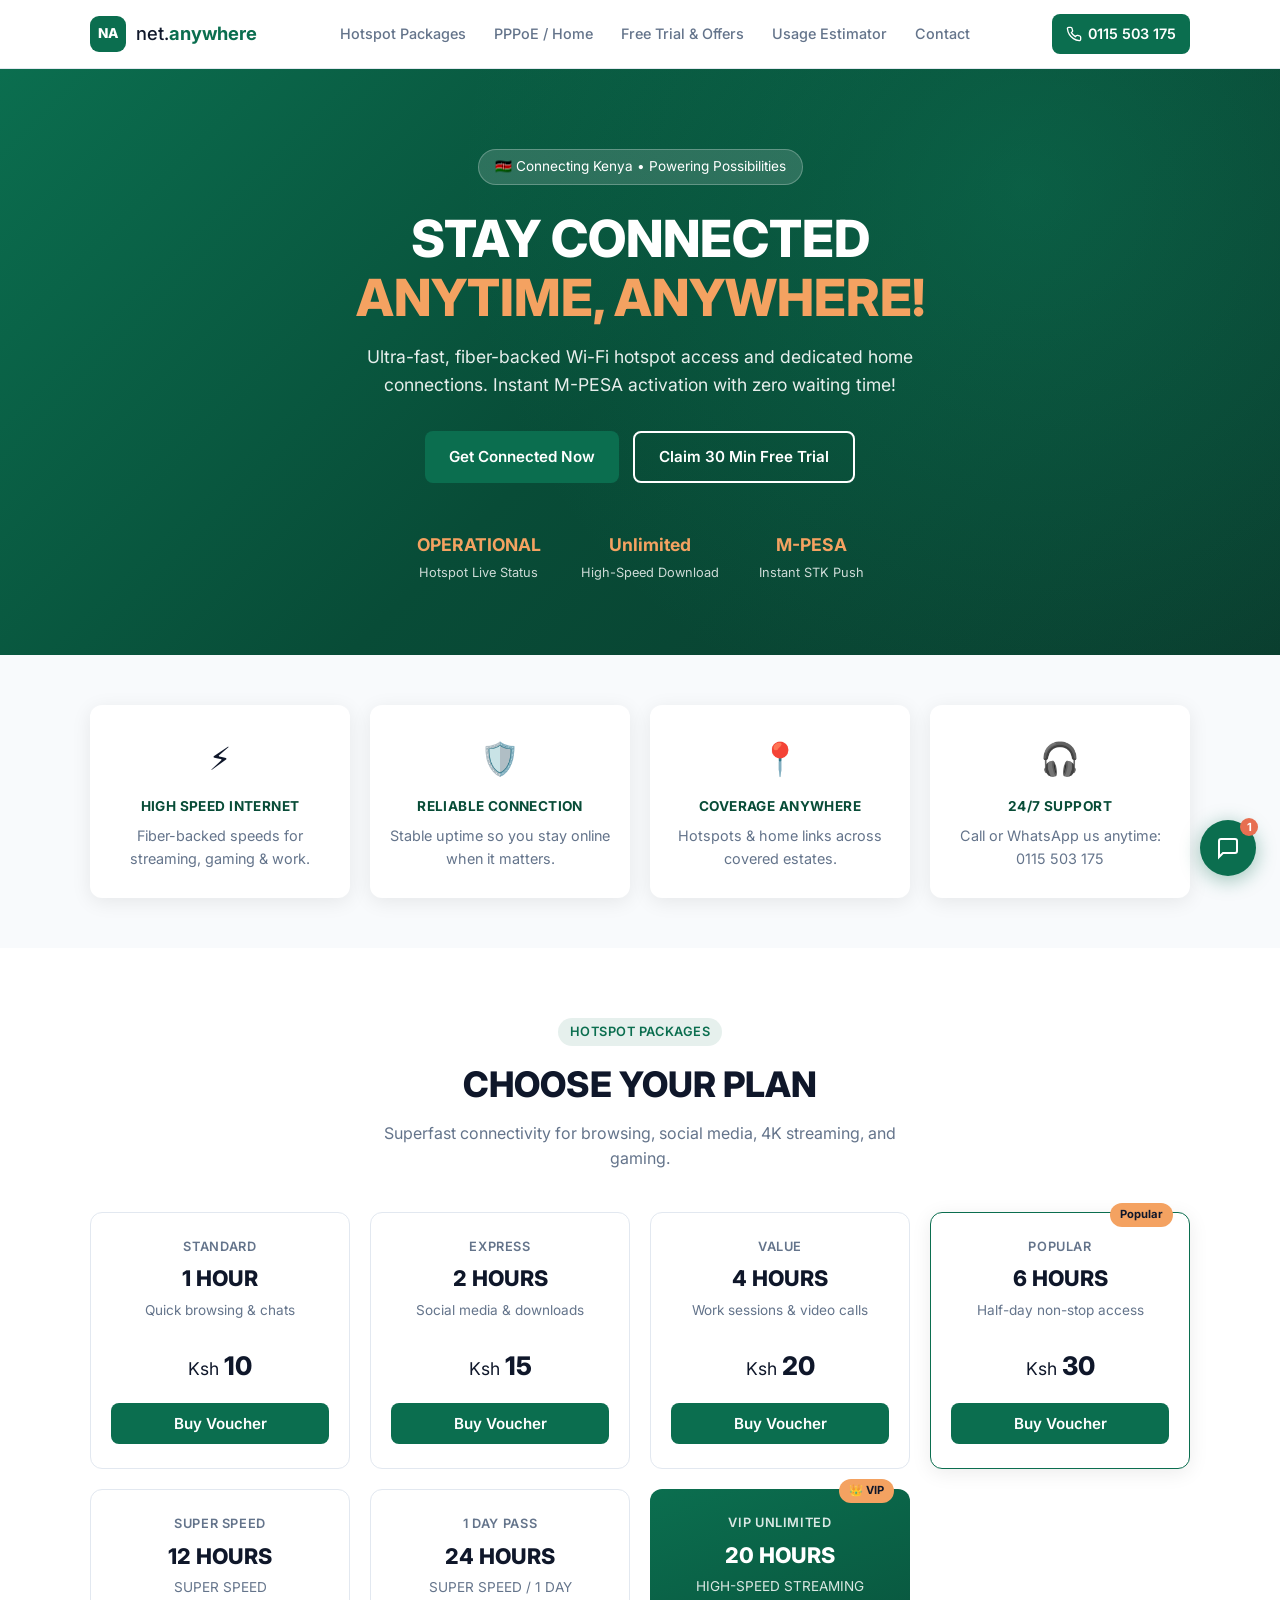
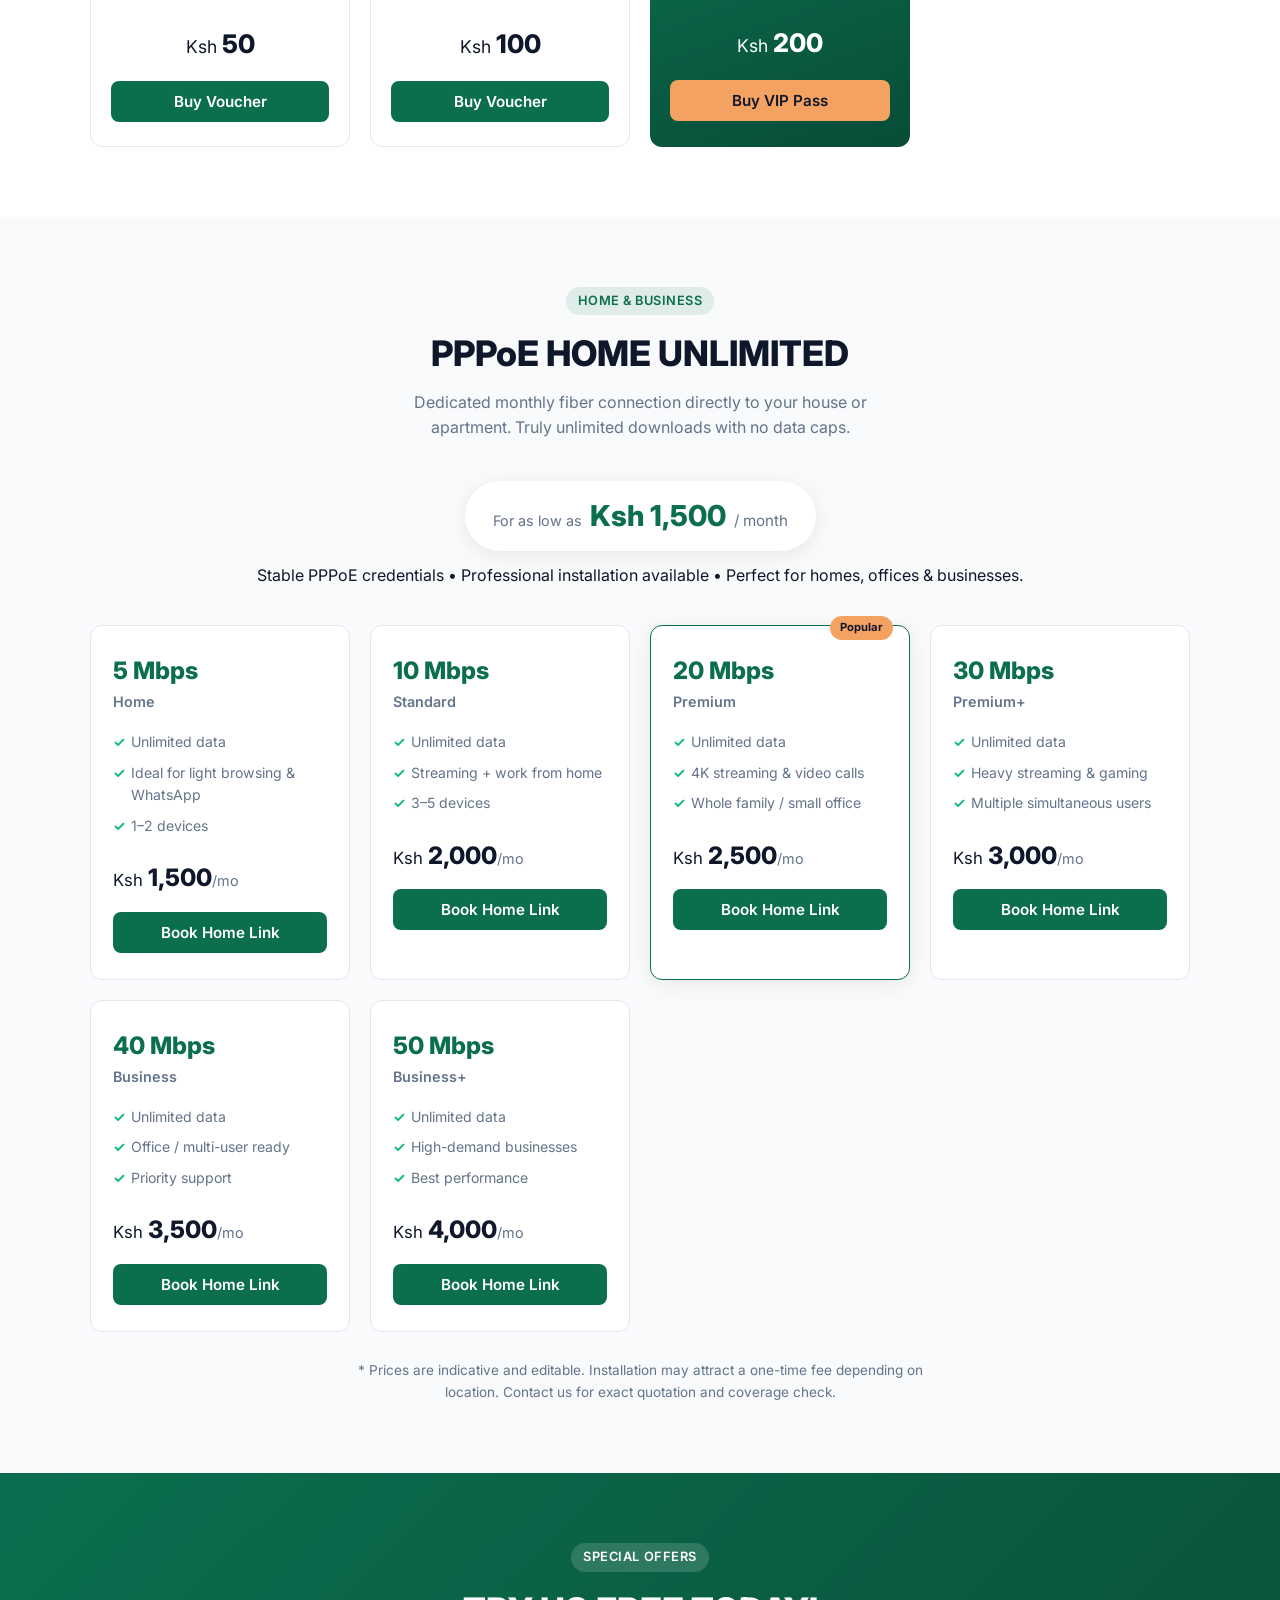
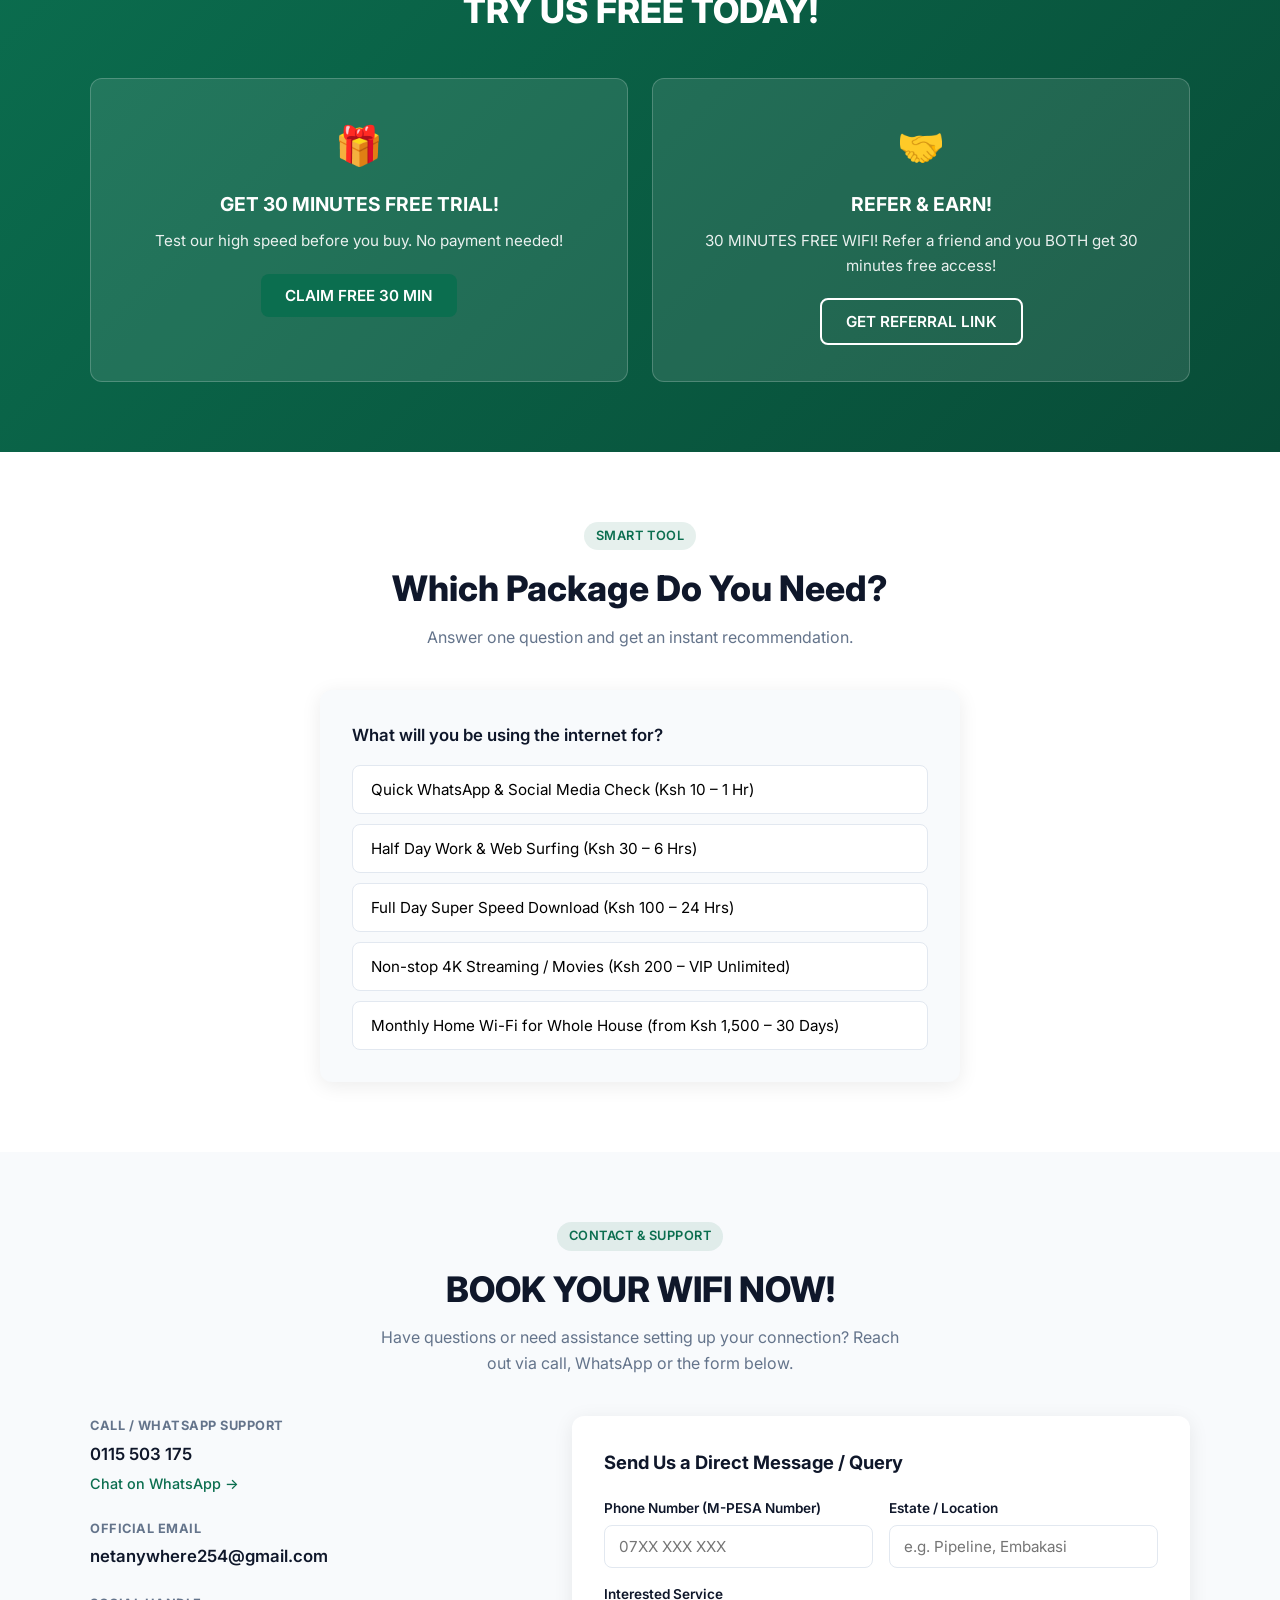
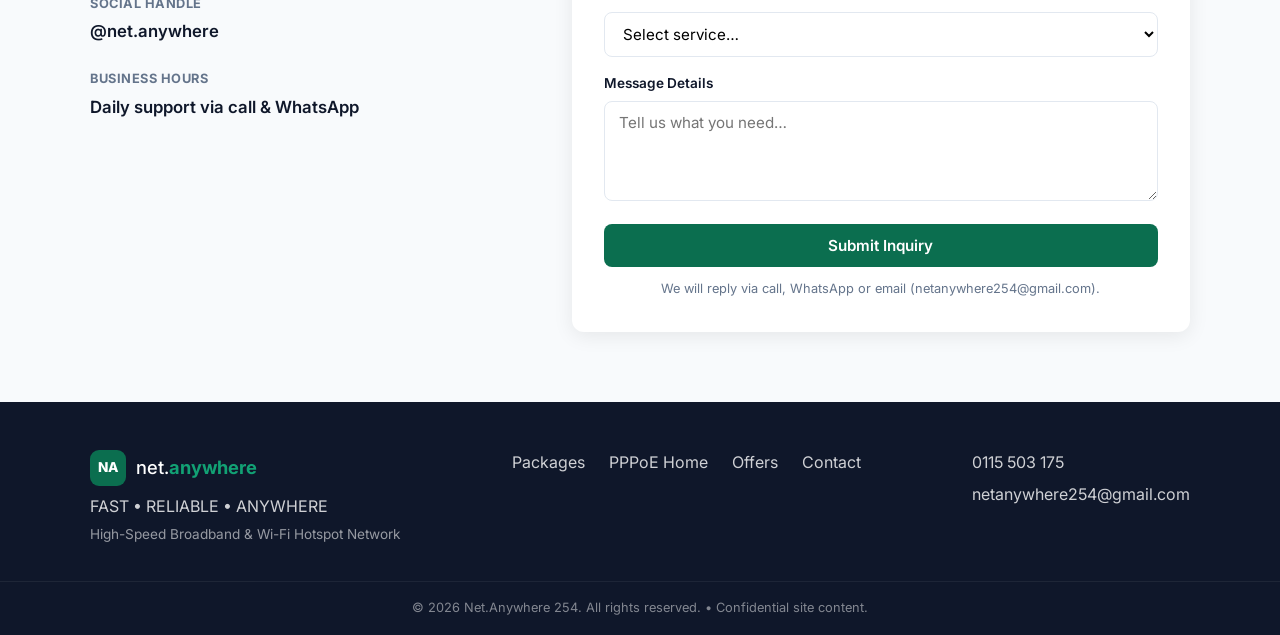
<file: index.html>
<!DOCTYPE html>
<html lang="en">
<head>
  <meta charset="UTF-8" />
  <meta name="viewport" content="width=device-width, initial-scale=1.0" />
  <meta name="description" content="Net.Anywhere – Fast, reliable Wi-Fi hotspot & home broadband in Kenya. Instant M-PESA activation. Packages from Ksh 10." />
  <title>Net.Anywhere | Fast • Reliable • Anywhere</title>
  <link rel="preconnect" href="https://fonts.googleapis.com" />
  <link rel="preconnect" href="https://fonts.gstatic.com" crossorigin />
  <link href="https://fonts.googleapis.com/css2?family=Inter:wght@400;500;600;700;800&display=swap" rel="stylesheet" />
  <link rel="stylesheet" href="styles.css" />
</head>
<body>
  <!-- ===================== HEADER ===================== -->
  <header class="header" id="header">
    <div class="container header-inner">
      <a href="#home" class="logo">
        <span class="logo-mark">NA</span>
        <span class="logo-text">net.<strong>anywhere</strong></span>
      </a>
      <nav class="nav" id="nav">
        <a href="#packages">Hotspot Packages</a>
        <a href="#pppoe">PPPoE / Home</a>
        <a href="#offers">Free Trial & Offers</a>
        <a href="#estimator">Usage Estimator</a>
        <a href="#contact">Contact</a>
      </nav>
      <div class="header-actions">
        <a href="tel:0115503175" class="phone-btn">
          <svg width="16" height="16" viewBox="0 0 24 24" fill="none" stroke="currentColor" stroke-width="2"><path d="M22 16.92v3a2 2 0 01-2.18 2 19.79 19.79 0 01-8.63-3.07 19.5 19.5 0 01-6-6 19.79 19.79 0 01-3.07-8.67A2 2 0 014.11 2h3a2 2 0 012 1.72 12.84 12.84 0 00.7 2.81 2 2 0 01-.45 2.11L8.09 9.91a16 16 0 006 6l1.27-1.27a2 2 0 012.11-.45 12.84 12.84 0 002.81.7A2 2 0 0122 16.92z"/></svg>
          0115 503 175
        </a>
        <button class="menu-toggle" id="menuToggle" aria-label="Toggle menu">
          <span></span><span></span><span></span>
        </button>
      </div>
    </div>
  </header>

  <!-- ===================== HERO ===================== -->
  <section class="hero" id="home">
    <div class="container hero-content">
      <div class="hero-badge">🇰🇪 Connecting Kenya • Powering Possibilities</div>
      <h1>STAY CONNECTED<br /><span>ANYTIME, ANYWHERE!</span></h1>
      <p class="hero-sub">
        Ultra-fast, fiber-backed Wi-Fi hotspot access and dedicated home connections.
        Instant M-PESA activation with zero waiting time!
      </p>
      <div class="hero-cta">
        <a href="#packages" class="btn btn-primary">Get Connected Now</a>
        <a href="#offers" class="btn btn-outline">Claim 30 Min Free Trial</a>
      </div>
      <div class="hero-stats">
        <div class="stat">
          <span class="stat-value">OPERATIONAL</span>
          <span class="stat-label">Hotspot Live Status</span>
        </div>
        <div class="stat">
          <span class="stat-value">Unlimited</span>
          <span class="stat-label">High-Speed Download</span>
        </div>
        <div class="stat">
          <span class="stat-value">M-PESA</span>
          <span class="stat-label">Instant STK Push</span>
        </div>
      </div>
    </div>
  </section>

  <!-- ===================== FEATURES ===================== -->
  <section class="features">
    <div class="container">
      <div class="features-grid">
        <div class="feature-card">
          <div class="feature-icon">⚡</div>
          <h3>HIGH SPEED INTERNET</h3>
          <p>Fiber-backed speeds for streaming, gaming & work.</p>
        </div>
        <div class="feature-card">
          <div class="feature-icon">🛡️</div>
          <h3>RELIABLE CONNECTION</h3>
          <p>Stable uptime so you stay online when it matters.</p>
        </div>
        <div class="feature-card">
          <div class="feature-icon">📍</div>
          <h3>COVERAGE ANYWHERE</h3>
          <p>Hotspots & home links across covered estates.</p>
        </div>
        <div class="feature-card">
          <div class="feature-icon">🎧</div>
          <h3>24/7 SUPPORT</h3>
          <p>Call or WhatsApp us anytime: 0115 503 175</p>
        </div>
      </div>
    </div>
  </section>

  <!-- ===================== HOTSPOT PACKAGES ===================== -->
  <section class="section packages" id="packages">
    <div class="container">
      <div class="section-header">
        <span class="section-tag">Hotspot Packages</span>
        <h2>CHOOSE YOUR PLAN</h2>
        <p>Superfast connectivity for browsing, social media, 4K streaming, and gaming.</p>
      </div>

      <div class="packages-grid">
        <!-- Editable package cards – change price, duration, description as needed -->
        <div class="pkg-card">
          <div class="pkg-name">Standard</div>
          <div class="pkg-duration">1 HOUR</div>
          <div class="pkg-desc">Quick browsing & chats</div>
          <div class="pkg-price">Ksh <strong>10</strong></div>
          <button class="btn btn-pkg" data-package="1 Hour — Ksh 10" data-price="10">Buy Voucher</button>
        </div>

        <div class="pkg-card">
          <div class="pkg-name">Express</div>
          <div class="pkg-duration">2 HOURS</div>
          <div class="pkg-desc">Social media & downloads</div>
          <div class="pkg-price">Ksh <strong>15</strong></div>
          <button class="btn btn-pkg" data-package="2 Hours — Ksh 15" data-price="15">Buy Voucher</button>
        </div>

        <div class="pkg-card">
          <div class="pkg-name">Value</div>
          <div class="pkg-duration">4 HOURS</div>
          <div class="pkg-desc">Work sessions & video calls</div>
          <div class="pkg-price">Ksh <strong>20</strong></div>
          <button class="btn btn-pkg" data-package="4 Hours — Ksh 20" data-price="20">Buy Voucher</button>
        </div>

        <div class="pkg-card popular">
          <div class="popular-badge">Popular</div>
          <div class="pkg-name">Popular</div>
          <div class="pkg-duration">6 HOURS</div>
          <div class="pkg-desc">Half-day non-stop access</div>
          <div class="pkg-price">Ksh <strong>30</strong></div>
          <button class="btn btn-pkg" data-package="6 Hours — Ksh 30" data-price="30">Buy Voucher</button>
        </div>

        <div class="pkg-card">
          <div class="pkg-name">Super Speed</div>
          <div class="pkg-duration">12 HOURS</div>
          <div class="pkg-desc">SUPER SPEED</div>
          <div class="pkg-price">Ksh <strong>50</strong></div>
          <button class="btn btn-pkg" data-package="12 Hours — Ksh 50" data-price="50">Buy Voucher</button>
        </div>

        <div class="pkg-card">
          <div class="pkg-name">1 Day Pass</div>
          <div class="pkg-duration">24 HOURS</div>
          <div class="pkg-desc">SUPER SPEED / 1 DAY</div>
          <div class="pkg-price">Ksh <strong>100</strong></div>
          <button class="btn btn-pkg" data-package="24 Hours — Ksh 100" data-price="100">Buy Voucher</button>
        </div>

        <div class="pkg-card vip">
          <div class="vip-badge">👑 VIP</div>
          <div class="pkg-name">VIP Unlimited</div>
          <div class="pkg-duration">20 HOURS</div>
          <div class="pkg-desc">HIGH-SPEED STREAMING</div>
          <div class="pkg-price">Ksh <strong>200</strong></div>
          <button class="btn btn-pkg" data-package="VIP Unlimited 20Hrs — Ksh 200" data-price="200">Buy VIP Pass</button>
        </div>
      </div>
    </div>
  </section>

  <!-- ===================== PPPoE / HOME UNLIMITED ===================== -->
  <section class="section pppoe" id="pppoe">
    <div class="container">
      <div class="section-header">
        <span class="section-tag">Home & Business</span>
        <h2>PPPoE HOME UNLIMITED</h2>
        <p>Dedicated monthly fiber connection directly to your house or apartment. Truly unlimited downloads with no data caps.</p>
      </div>

      <div class="pppoe-intro">
        <div class="pppoe-highlight">
          <span class="from-label">For as low as</span>
          <span class="from-price">Ksh 1,500</span>
          <span class="from-period">/ month</span>
        </div>
        <p>Stable PPPoE credentials • Professional installation available • Perfect for homes, offices & businesses.</p>
      </div>

      <!-- EDIT PRICES BELOW AS NEEDED -->
      <div class="pppoe-grid">
        <div class="pppoe-card">
          <div class="pppoe-speed">5 Mbps</div>
          <div class="pppoe-name">Home</div>
          <ul>
            <li>Unlimited data</li>
            <li>Ideal for light browsing & WhatsApp</li>
            <li>1–2 devices</li>
          </ul>
          <div class="pppoe-price">Ksh <strong>1,500</strong><span>/mo</span></div>
          <button class="btn btn-pkg" data-package="PPPoE 5Mbps Home — Ksh 1,500/mo" data-price="1500">Book Home Link</button>
        </div>

        <div class="pppoe-card">
          <div class="pppoe-speed">10 Mbps</div>
          <div class="pppoe-name">Standard</div>
          <ul>
            <li>Unlimited data</li>
            <li>Streaming + work from home</li>
            <li>3–5 devices</li>
          </ul>
          <div class="pppoe-price">Ksh <strong>2,000</strong><span>/mo</span></div>
          <button class="btn btn-pkg" data-package="PPPoE 10Mbps Standard — Ksh 2,000/mo" data-price="2000">Book Home Link</button>
        </div>

        <div class="pppoe-card popular">
          <div class="popular-badge">Popular</div>
          <div class="pppoe-speed">20 Mbps</div>
          <div class="pppoe-name">Premium</div>
          <ul>
            <li>Unlimited data</li>
            <li>4K streaming & video calls</li>
            <li>Whole family / small office</li>
          </ul>
          <div class="pppoe-price">Ksh <strong>2,500</strong><span>/mo</span></div>
          <button class="btn btn-pkg" data-package="PPPoE 20Mbps Premium — Ksh 2,500/mo" data-price="2500">Book Home Link</button>
        </div>

        <div class="pppoe-card">
          <div class="pppoe-speed">30 Mbps</div>
          <div class="pppoe-name">Premium+</div>
          <ul>
            <li>Unlimited data</li>
            <li>Heavy streaming & gaming</li>
            <li>Multiple simultaneous users</li>
          </ul>
          <div class="pppoe-price">Ksh <strong>3,000</strong><span>/mo</span></div>
          <button class="btn btn-pkg" data-package="PPPoE 30Mbps Premium — Ksh 3,000/mo" data-price="3000">Book Home Link</button>
        </div>

        <div class="pppoe-card">
          <div class="pppoe-speed">40 Mbps</div>
          <div class="pppoe-name">Business</div>
          <ul>
            <li>Unlimited data</li>
            <li>Office / multi-user ready</li>
            <li>Priority support</li>
          </ul>
          <div class="pppoe-price">Ksh <strong>3,500</strong><span>/mo</span></div>
          <button class="btn btn-pkg" data-package="PPPoE 40Mbps Business — Ksh 3,500/mo" data-price="3500">Book Home Link</button>
        </div>

        <div class="pppoe-card">
          <div class="pppoe-speed">50 Mbps</div>
          <div class="pppoe-name">Business+</div>
          <ul>
            <li>Unlimited data</li>
            <li>High-demand businesses</li>
            <li>Best performance</li>
          </ul>
          <div class="pppoe-price">Ksh <strong>4,000</strong><span>/mo</span></div>
          <button class="btn btn-pkg" data-package="PPPoE 50Mbps Business — Ksh 4,000/mo" data-price="4000">Book Home Link</button>
        </div>
      </div>

      <p class="pppoe-note">
        * Prices are indicative and editable. Installation may attract a one-time fee depending on location.
        Contact us for exact quotation and coverage check.
      </p>
    </div>
  </section>

  <!-- ===================== FREE TRIAL & OFFERS ===================== -->
  <section class="section offers" id="offers">
    <div class="container">
      <div class="section-header">
        <span class="section-tag">Special Offers</span>
        <h2>TRY US FREE TODAY!</h2>
      </div>

      <div class="offers-grid">
        <div class="offer-card free-trial">
          <div class="offer-icon">🎁</div>
          <h3>GET 30 MINUTES FREE TRIAL!</h3>
          <p>Test our high speed before you buy. No payment needed!</p>
          <button class="btn btn-primary" id="openTrialModal">CLAIM FREE 30 MIN</button>
        </div>

        <div class="offer-card refer">
          <div class="offer-icon">🤝</div>
          <h3>REFER & EARN!</h3>
          <p>30 MINUTES FREE WIFI! Refer a friend and you BOTH get 30 minutes free access!</p>
          <button class="btn btn-outline-light" id="openReferModal">GET REFERRAL LINK</button>
        </div>
      </div>
    </div>
  </section>

  <!-- ===================== USAGE ESTIMATOR ===================== -->
  <section class="section estimator" id="estimator">
    <div class="container">
      <div class="section-header">
        <span class="section-tag">Smart Tool</span>
        <h2>Which Package Do You Need?</h2>
        <p>Answer one question and get an instant recommendation.</p>
      </div>

      <div class="estimator-box">
        <label class="estimator-label">What will you be using the internet for?</label>
        <div class="estimator-options">
          <button class="est-opt" data-rec="1 HOUR (Ksh 10)" data-desc="Perfect for quick messages, checking emails, and short browsing sessions.">
            Quick WhatsApp & Social Media Check (Ksh 10 – 1 Hr)
          </button>
          <button class="est-opt" data-rec="6 HOURS (Ksh 30)" data-desc="Great for half-day work, web surfing and light streaming.">
            Half Day Work & Web Surfing (Ksh 30 – 6 Hrs)
          </button>
          <button class="est-opt" data-rec="24 HOURS (Ksh 100)" data-desc="Full day of super speed downloads, streaming and browsing.">
            Full Day Super Speed Download (Ksh 100 – 24 Hrs)
          </button>
          <button class="est-opt" data-rec="VIP UNLIMITED (Ksh 200)" data-desc="Non-stop 4K streaming and heavy usage without limits.">
            Non-stop 4K Streaming / Movies (Ksh 200 – VIP Unlimited)
          </button>
          <button class="est-opt" data-rec="Home Unlimited (from Ksh 1,500)" data-desc="Best value for whole house monthly unlimited fiber connection.">
            Monthly Home Wi-Fi for Whole House (from Ksh 1,500 – 30 Days)
          </button>
        </div>

        <div class="recommendation" id="recommendation" hidden>
          <h4>Recommended Package</h4>
          <div class="rec-name" id="recName"></div>
          <p id="recDesc"></p>
          <a href="#packages" class="btn btn-primary">Get Connected</a>
        </div>
      </div>
    </div>
  </section>

  <!-- ===================== CONTACT / QUERY ===================== -->
  <section class="section contact" id="contact">
    <div class="container">
      <div class="section-header">
        <span class="section-tag">Contact & Support</span>
        <h2>BOOK YOUR WIFI NOW!</h2>
        <p>Have questions or need assistance setting up your connection? Reach out via call, WhatsApp or the form below.</p>
      </div>

      <div class="contact-grid">
        <div class="contact-info">
          <div class="info-item">
            <strong>Call / WhatsApp Support</strong>
            <a href="tel:0115503175">0115 503 175</a>
            <a href="https://wa.me/254115503175" target="_blank" rel="noopener" class="wa-link">Chat on WhatsApp →</a>
          </div>
          <div class="info-item">
            <strong>Official Email</strong>
            <a href="mailto:netanywhere254@gmail.com">netanywhere254@gmail.com</a>
          </div>
          <div class="info-item">
            <strong>Social Handle</strong>
            <a href="https://www.instagram.com/net.anywhere" target="_blank" rel="noopener">@net.anywhere</a>
          </div>
          <div class="info-item">
            <strong>Business Hours</strong>
            <span>Daily support via call & WhatsApp</span>
          </div>
        </div>

        <form class="contact-form" id="contactForm">
          <h3>Send Us a Direct Message / Query</h3>
          <div class="form-row">
            <div class="form-group">
              <label for="phone">Phone Number (M-PESA Number)</label>
              <input type="tel" id="phone" name="phone" placeholder="07XX XXX XXX" required />
            </div>
            <div class="form-group">
              <label for="location">Estate / Location</label>
              <input type="text" id="location" name="location" placeholder="e.g. Pipeline, Embakasi" required />
            </div>
          </div>
          <div class="form-group">
            <label for="service">Interested Service</label>
            <select id="service" name="service" required>
              <option value="">Select service…</option>
              <option value="Hotspot Voucher">Wi-Fi Hotspot Voucher Pass</option>
              <option value="Home Fiber">30-Day Home Fiber Connection (from Ksh 1,500)</option>
              <option value="Free Trial">Free 30-Minute Trial Request</option>
              <option value="Support">General Support / Technical Help</option>
              <option value="PPPoE Business">Business PPPoE Package</option>
            </select>
          </div>
          <div class="form-group">
            <label for="message">Message Details</label>
            <textarea id="message" name="message" rows="4" placeholder="Tell us what you need…" required></textarea>
          </div>
          <button type="submit" class="btn btn-primary btn-full">Submit Inquiry</button>
          <p class="form-note">We will reply via call, WhatsApp or email (netanywhere254@gmail.com).</p>
        </form>
      </div>
    </div>
  </section>

  <!-- ===================== FOOTER ===================== -->
  <footer class="footer">
    <div class="container footer-inner">
      <div class="footer-brand">
        <div class="logo">
          <span class="logo-mark">NA</span>
          <span class="logo-text">net.<strong>anywhere</strong></span>
        </div>
        <p>FAST • RELIABLE • ANYWHERE</p>
        <p class="footer-tagline">High-Speed Broadband & Wi-Fi Hotspot Network</p>
      </div>
      <div class="footer-links">
        <a href="#packages">Packages</a>
        <a href="#pppoe">PPPoE Home</a>
        <a href="#offers">Offers</a>
        <a href="#contact">Contact</a>
      </div>
      <div class="footer-contact">
        <a href="tel:0115503175">0115 503 175</a>
        <a href="mailto:netanywhere254@gmail.com">netanywhere254@gmail.com</a>
      </div>
    </div>
    <div class="footer-bottom">
      <div class="container">
        © <span id="year"></span> Net.Anywhere 254. All rights reserved. • Confidential site content.
      </div>
    </div>
  </footer>

  <!-- ===================== MODALS ===================== -->
  <!-- M-PESA / Buy Modal -->
  <div class="modal" id="payModal" hidden>
    <div class="modal-backdrop" data-close></div>
    <div class="modal-box">
      <button class="modal-close" data-close aria-label="Close">&times;</button>
      <h3>M-PESA Checkout</h3>
      <p class="modal-pkg" id="modalPkgName">1 HOUR — Ksh 10</p>
      <div class="form-group">
        <label for="mpesaPhone">M-PESA Phone Number</label>
        <input type="tel" id="mpesaPhone" placeholder="07XX XXX XXX" />
      </div>
      <button class="btn btn-primary btn-full" id="payNowBtn">PAY NOW VIA STK PUSH</button>
      <p class="modal-or">Or Call / WhatsApp helpline directly:</p>
      <a href="tel:0115503175" class="modal-phone">0115 503 175</a>
      <p class="modal-note">STK Push is simulated on this demo site. Integrate your real payment gateway or till number here.</p>
    </div>
  </div>

  <!-- Free Trial Modal -->
  <div class="modal" id="trialModal" hidden>
    <div class="modal-backdrop" data-close></div>
    <div class="modal-box">
      <button class="modal-close" data-close aria-label="Close">&times;</button>
      <h3>GET 30 MIN FREE TRIAL!</h3>
      <p>No payment needed! Enter your phone number to activate instant test access.</p>
      <div class="form-group">
        <label for="trialPhone">Phone Number</label>
        <input type="tel" id="trialPhone" placeholder="07XX XXX XXX" />
      </div>
      <button class="btn btn-primary btn-full" id="activateTrialBtn">Activate Free Trial</button>
    </div>
  </div>

  <!-- Referral Modal -->
  <div class="modal" id="referModal" hidden>
    <div class="modal-backdrop" data-close></div>
    <div class="modal-box">
      <button class="modal-close" data-close aria-label="Close">&times;</button>
      <h3>REFER & EARN</h3>
      <p>Share your referral link. When a friend connects, you both get 30 Minutes Free Wi-Fi!</p>
      <div class="refer-link-box">
        <input type="text" id="referLink" value="https://netanywhere.co.ke/ref?id=25489" readonly />
        <button class="btn btn-sm" id="copyReferBtn">Copy</button>
      </div>
      <a href="https://wa.me/?text=Join%20Net.Anywhere%20and%20get%2030%20min%20free%20WiFi!%20https://netanywhere.co.ke/ref?id=25489" target="_blank" rel="noopener" class="btn btn-primary btn-full">Share via WhatsApp</a>
    </div>
  </div>

  <!-- ===================== CHATBOT ===================== -->
  <div class="chatbot" id="chatbot">
    <button class="chatbot-toggle" id="chatToggle" aria-label="Open chat">
      <svg width="24" height="24" viewBox="0 0 24 24" fill="none" stroke="currentColor" stroke-width="2"><path d="M21 15a2 2 0 01-2 2H7l-4 4V5a2 2 0 012-2h14a2 2 0 012 2z"/></svg>
      <span class="chat-badge">1</span>
    </button>
    <div class="chat-window" id="chatWindow" hidden>
      <div class="chat-header">
        <div>
          <strong>Net.Anywhere Support</strong>
          <span class="chat-status">● Online</span>
        </div>
        <button class="chat-close" id="chatClose" aria-label="Close chat">&times;</button>
      </div>
      <div class="chat-messages" id="chatMessages">
        <div class="chat-msg bot">
          Habari! 👋 I’m the Net.Anywhere assistant. How can I help you today?
          <div class="quick-replies">
            <button data-q="packages">View packages</button>
            <button data-q="trial">Free trial</button>
            <button data-q="home">Home fiber</button>
            <button data-q="support">Talk to human</button>
          </div>
        </div>
      </div>
      <div class="chat-input-area">
        <input type="text" id="chatInput" placeholder="Type your question…" autocomplete="off" />
        <button id="chatSend">Send</button>
      </div>
    </div>
  </div>

  <script src="script.js"></script>
</body>
</html>
</file>
<file: styles.css>
/* =====================================================
   Net.Anywhere – Main Stylesheet
   Easy to edit: colours, spacing, fonts are in :root
   ===================================================== */

:root {
  --primary: #0B6E4F;
  --primary-dark: #084C37;
  --primary-light: #12A174;
  --accent: #F4A261;
  --accent-dark: #E76F51;
  --dark: #0F172A;
  --gray: #64748B;
  --light: #F8FAFC;
  --white: #FFFFFF;
  --border: #E2E8F0;
  --success: #10B981;
  --radius: 12px;
  --shadow: 0 4px 20px rgba(0,0,0,0.08);
  --shadow-lg: 0 10px 40px rgba(0,0,0,0.12);
  --font: 'Inter', system-ui, -apple-system, sans-serif;
}

*, *::before, *::after { box-sizing: border-box; margin: 0; padding: 0; }

html { scroll-behavior: smooth; }

body {
  font-family: var(--font);
  color: var(--dark);
  background: var(--white);
  line-height: 1.6;
  overflow-x: hidden;
}

img { max-width: 100%; display: block; }
a { color: inherit; text-decoration: none; }
button { font-family: inherit; cursor: pointer; border: none; background: none; }
ul { list-style: none; }

.container {
  width: 100%;
  max-width: 1140px;
  margin: 0 auto;
  padding: 0 20px;
}

/* ---------- Buttons ---------- */
.btn {
  display: inline-flex;
  align-items: center;
  justify-content: center;
  gap: 8px;
  padding: 12px 24px;
  border-radius: 8px;
  font-weight: 600;
  font-size: 0.95rem;
  transition: all 0.2s ease;
}

.btn-primary {
  background: var(--primary);
  color: var(--white);
}
.btn-primary:hover { background: var(--primary-dark); transform: translateY(-1px); }

.btn-outline {
  border: 2px solid var(--white);
  color: var(--white);
  background: transparent;
}
.btn-outline:hover { background: var(--white); color: var(--primary); }

.btn-outline-light {
  border: 2px solid var(--white);
  color: var(--white);
}
.btn-outline-light:hover { background: var(--white); color: var(--primary-dark); }

.btn-pkg {
  width: 100%;
  background: var(--primary);
  color: var(--white);
  padding: 11px;
  border-radius: 8px;
  font-weight: 600;
}
.btn-pkg:hover { background: var(--primary-dark); }

.btn-full { width: 100%; }
.btn-sm { padding: 8px 14px; font-size: 0.85rem; background: var(--primary); color: white; border-radius: 6px; }

/* ---------- Header ---------- */
.header {
  position: sticky;
  top: 0;
  z-index: 100;
  background: rgba(255,255,255,0.95);
  backdrop-filter: blur(12px);
  border-bottom: 1px solid var(--border);
}

.header-inner {
  display: flex;
  align-items: center;
  justify-content: space-between;
  height: 68px;
}

.logo {
  display: flex;
  align-items: center;
  gap: 10px;
  font-size: 1.15rem;
  font-weight: 500;
}
.logo-mark {
  width: 36px;
  height: 36px;
  background: var(--primary);
  color: white;
  border-radius: 9px;
  display: grid;
  place-items: center;
  font-weight: 800;
  font-size: 0.85rem;
}
.logo strong { color: var(--primary); }

.nav {
  display: flex;
  gap: 28px;
}
.nav a {
  font-size: 0.9rem;
  font-weight: 500;
  color: var(--gray);
  transition: color 0.2s;
}
.nav a:hover { color: var(--primary); }

.header-actions { display: flex; align-items: center; gap: 16px; }

.phone-btn {
  display: flex;
  align-items: center;
  gap: 6px;
  background: var(--primary);
  color: white;
  padding: 8px 14px;
  border-radius: 8px;
  font-weight: 600;
  font-size: 0.9rem;
}
.phone-btn:hover { background: var(--primary-dark); }

.menu-toggle {
  display: none;
  flex-direction: column;
  gap: 5px;
  padding: 6px;
}
.menu-toggle span {
  display: block;
  width: 22px;
  height: 2px;
  background: var(--dark);
  border-radius: 2px;
}

/* ---------- Hero ---------- */
.hero {
  background: linear-gradient(135deg, #0B6E4F 0%, #084C37 50%, #0A3D2E 100%);
  color: white;
  padding: 80px 0 70px;
  position: relative;
  overflow: hidden;
}
.hero::before {
  content: '';
  position: absolute;
  inset: 0;
  background: radial-gradient(circle at 80% 20%, rgba(18,161,116,0.25), transparent 50%);
}

.hero-content { position: relative; z-index: 1; text-align: center; max-width: 800px; margin: 0 auto; }

.hero-badge {
  display: inline-block;
  background: rgba(255,255,255,0.15);
  border: 1px solid rgba(255,255,255,0.25);
  padding: 6px 16px;
  border-radius: 50px;
  font-size: 0.85rem;
  margin-bottom: 24px;
}

.hero h1 {
  font-size: clamp(2rem, 5vw, 3.2rem);
  font-weight: 800;
  line-height: 1.15;
  margin-bottom: 16px;
}
.hero h1 span { color: var(--accent); }

.hero-sub {
  font-size: 1.1rem;
  opacity: 0.9;
  margin-bottom: 32px;
  max-width: 560px;
  margin-left: auto;
  margin-right: auto;
}

.hero-cta {
  display: flex;
  gap: 14px;
  justify-content: center;
  flex-wrap: wrap;
  margin-bottom: 48px;
}

.hero-stats {
  display: flex;
  justify-content: center;
  gap: 40px;
  flex-wrap: wrap;
}
.stat { text-align: center; }
.stat-value {
  display: block;
  font-weight: 700;
  font-size: 1.1rem;
  color: var(--accent);
}
.stat-label { font-size: 0.8rem; opacity: 0.8; }

/* ---------- Features ---------- */
.features {
  padding: 50px 0;
  background: var(--light);
}
.features-grid {
  display: grid;
  grid-template-columns: repeat(4, 1fr);
  gap: 20px;
}
.feature-card {
  background: white;
  padding: 28px 20px;
  border-radius: var(--radius);
  text-align: center;
  box-shadow: var(--shadow);
  transition: transform 0.2s;
}
.feature-card:hover { transform: translateY(-4px); }
.feature-icon { font-size: 2rem; margin-bottom: 12px; }
.feature-card h3 {
  font-size: 0.85rem;
  font-weight: 700;
  letter-spacing: 0.03em;
  margin-bottom: 6px;
  color: var(--primary-dark);
}
.feature-card p { font-size: 0.9rem; color: var(--gray); }

/* ---------- Sections common ---------- */
.section { padding: 70px 0; }

.section-header {
  text-align: center;
  margin-bottom: 40px;
}
.section-tag {
  display: inline-block;
  background: rgba(11,110,79,0.1);
  color: var(--primary);
  font-size: 0.8rem;
  font-weight: 600;
  padding: 4px 12px;
  border-radius: 50px;
  margin-bottom: 10px;
  text-transform: uppercase;
  letter-spacing: 0.04em;
}
.section-header h2 {
  font-size: clamp(1.6rem, 3vw, 2.2rem);
  font-weight: 800;
  margin-bottom: 8px;
}
.section-header p { color: var(--gray); max-width: 520px; margin: 0 auto; }

/* ---------- Packages ---------- */
.packages { background: white; }

.packages-grid {
  display: grid;
  grid-template-columns: repeat(auto-fill, minmax(220px, 1fr));
  gap: 20px;
}

.pkg-card {
  background: white;
  border: 1px solid var(--border);
  border-radius: var(--radius);
  padding: 24px 20px;
  text-align: center;
  position: relative;
  transition: all 0.25s;
}
.pkg-card:hover {
  border-color: var(--primary);
  box-shadow: var(--shadow-lg);
  transform: translateY(-3px);
}
.pkg-card.popular {
  border-color: var(--primary);
  box-shadow: var(--shadow);
}
.pkg-card.vip {
  background: linear-gradient(160deg, #0B6E4F, #084C37);
  color: white;
  border: none;
}
.pkg-card.vip .pkg-desc,
.pkg-card.vip .pkg-name { color: rgba(255,255,255,0.85); }
.pkg-card.vip .btn-pkg {
  background: var(--accent);
  color: var(--dark);
}
.pkg-card.vip .btn-pkg:hover { background: #e09b4a; }

.popular-badge, .vip-badge {
  position: absolute;
  top: -10px;
  right: 16px;
  background: var(--accent);
  color: var(--dark);
  font-size: 0.7rem;
  font-weight: 700;
  padding: 3px 10px;
  border-radius: 50px;
}

.pkg-name {
  font-size: 0.8rem;
  font-weight: 600;
  text-transform: uppercase;
  letter-spacing: 0.05em;
  color: var(--gray);
  margin-bottom: 4px;
}
.pkg-duration {
  font-size: 1.35rem;
  font-weight: 800;
  margin-bottom: 4px;
}
.pkg-desc {
  font-size: 0.85rem;
  color: var(--gray);
  margin-bottom: 14px;
  min-height: 2.4em;
}
.pkg-price {
  font-size: 1.1rem;
  margin-bottom: 16px;
}
.pkg-price strong { font-size: 1.6rem; font-weight: 800; }

/* ---------- PPPoE ---------- */
.pppoe { background: var(--light); }

.pppoe-intro {
  text-align: center;
  margin-bottom: 36px;
}
.pppoe-highlight {
  display: inline-flex;
  align-items: baseline;
  gap: 8px;
  background: white;
  padding: 12px 28px;
  border-radius: 50px;
  box-shadow: var(--shadow);
  margin-bottom: 12px;
}
.from-label { font-size: 0.9rem; color: var(--gray); }
.from-price {
  font-size: 1.8rem;
  font-weight: 800;
  color: var(--primary);
}
.from-period { font-size: 0.95rem; color: var(--gray); }

.pppoe-grid {
  display: grid;
  grid-template-columns: repeat(auto-fill, minmax(240px, 1fr));
  gap: 20px;
}

.pppoe-card {
  background: white;
  border: 1px solid var(--border);
  border-radius: var(--radius);
  padding: 26px 22px;
  position: relative;
  transition: all 0.25s;
}
.pppoe-card:hover {
  border-color: var(--primary);
  box-shadow: var(--shadow-lg);
}
.pppoe-card.popular {
  border-color: var(--primary);
  box-shadow: var(--shadow);
}

.pppoe-speed {
  font-size: 1.5rem;
  font-weight: 800;
  color: var(--primary);
}
.pppoe-name {
  font-size: 0.9rem;
  font-weight: 600;
  color: var(--gray);
  margin-bottom: 14px;
}
.pppoe-card ul {
  margin-bottom: 18px;
}
.pppoe-card li {
  font-size: 0.88rem;
  color: var(--gray);
  padding: 4px 0;
  padding-left: 18px;
  position: relative;
}
.pppoe-card li::before {
  content: '✓';
  position: absolute;
  left: 0;
  color: var(--success);
  font-weight: 700;
}
.pppoe-price {
  font-size: 1.05rem;
  margin-bottom: 14px;
}
.pppoe-price strong {
  font-size: 1.5rem;
  font-weight: 800;
  color: var(--dark);
}
.pppoe-price span { color: var(--gray); font-size: 0.9rem; }

.pppoe-note {
  text-align: center;
  font-size: 0.85rem;
  color: var(--gray);
  margin-top: 28px;
  max-width: 600px;
  margin-left: auto;
  margin-right: auto;
}

/* ---------- Offers ---------- */
.offers {
  background: linear-gradient(135deg, #0B6E4F, #084C37);
  color: white;
}
.offers .section-tag {
  background: rgba(255,255,255,0.15);
  color: white;
}
.offers .section-header h2 { color: white; }

.offers-grid {
  display: grid;
  grid-template-columns: repeat(auto-fit, minmax(280px, 1fr));
  gap: 24px;
}
.offer-card {
  background: rgba(255,255,255,0.1);
  border: 1px solid rgba(255,255,255,0.2);
  border-radius: var(--radius);
  padding: 36px 28px;
  text-align: center;
}
.offer-icon { font-size: 2.4rem; margin-bottom: 12px; }
.offer-card h3 { font-size: 1.2rem; margin-bottom: 10px; }
.offer-card p { opacity: 0.9; margin-bottom: 20px; font-size: 0.95rem; }

/* ---------- Estimator ---------- */
.estimator { background: white; }

.estimator-box {
  max-width: 640px;
  margin: 0 auto;
  background: var(--light);
  border-radius: var(--radius);
  padding: 32px;
  box-shadow: var(--shadow);
}
.estimator-label {
  display: block;
  font-weight: 600;
  margin-bottom: 16px;
  font-size: 1.05rem;
}
.estimator-options {
  display: flex;
  flex-direction: column;
  gap: 10px;
}
.est-opt {
  text-align: left;
  padding: 14px 18px;
  background: white;
  border: 1px solid var(--border);
  border-radius: 8px;
  font-size: 0.95rem;
  transition: all 0.2s;
}
.est-opt:hover, .est-opt.active {
  border-color: var(--primary);
  background: rgba(11,110,79,0.06);
  color: var(--primary-dark);
}

.recommendation {
  margin-top: 24px;
  padding: 20px;
  background: white;
  border-radius: 8px;
  border-left: 4px solid var(--primary);
}
.recommendation h4 {
  font-size: 0.8rem;
  text-transform: uppercase;
  letter-spacing: 0.04em;
  color: var(--gray);
  margin-bottom: 6px;
}
.rec-name {
  font-size: 1.3rem;
  font-weight: 800;
  color: var(--primary);
  margin-bottom: 6px;
}
.recommendation p { color: var(--gray); margin-bottom: 14px; }

/* ---------- Contact ---------- */
.contact { background: var(--light); }

.contact-grid {
  display: grid;
  grid-template-columns: 1fr 1.4fr;
  gap: 40px;
  align-items: start;
}

.contact-info { display: flex; flex-direction: column; gap: 24px; }
.info-item strong {
  display: block;
  font-size: 0.8rem;
  text-transform: uppercase;
  letter-spacing: 0.04em;
  color: var(--gray);
  margin-bottom: 4px;
}
.info-item a, .info-item span {
  font-size: 1.05rem;
  font-weight: 600;
  color: var(--dark);
}
.info-item a:hover { color: var(--primary); }
.wa-link {
  display: block;
  font-size: 0.9rem !important;
  font-weight: 500 !important;
  color: var(--primary) !important;
  margin-top: 4px;
}

.contact-form {
  background: white;
  padding: 32px;
  border-radius: var(--radius);
  box-shadow: var(--shadow);
}
.contact-form h3 {
  font-size: 1.15rem;
  margin-bottom: 20px;
}
.form-row {
  display: grid;
  grid-template-columns: 1fr 1fr;
  gap: 16px;
}
.form-group {
  margin-bottom: 16px;
}
.form-group label {
  display: block;
  font-size: 0.85rem;
  font-weight: 600;
  margin-bottom: 6px;
  color: var(--dark);
}
.form-group input,
.form-group select,
.form-group textarea {
  width: 100%;
  padding: 11px 14px;
  border: 1px solid var(--border);
  border-radius: 8px;
  font-size: 0.95rem;
  font-family: inherit;
  transition: border-color 0.2s;
  background: white;
}
.form-group input:focus,
.form-group select:focus,
.form-group textarea:focus {
  outline: none;
  border-color: var(--primary);
  box-shadow: 0 0 0 3px rgba(11,110,79,0.12);
}
.form-note {
  font-size: 0.8rem;
  color: var(--gray);
  margin-top: 12px;
  text-align: center;
}

/* ---------- Footer ---------- */
.footer {
  background: var(--dark);
  color: rgba(255,255,255,0.8);
  padding-top: 48px;
}
.footer-inner {
  display: flex;
  justify-content: space-between;
  align-items: flex-start;
  flex-wrap: wrap;
  gap: 32px;
  padding-bottom: 36px;
}
.footer-brand .logo { color: white; margin-bottom: 8px; }
.footer-brand .logo strong { color: var(--primary-light); }
.footer-tagline { font-size: 0.85rem; opacity: 0.7; margin-top: 4px; }
.footer-links {
  display: flex;
  gap: 24px;
  flex-wrap: wrap;
}
.footer-links a:hover { color: white; }
.footer-contact {
  display: flex;
  flex-direction: column;
  gap: 6px;
}
.footer-contact a:hover { color: white; }
.footer-bottom {
  border-top: 1px solid rgba(255,255,255,0.1);
  padding: 16px 0;
  font-size: 0.8rem;
  text-align: center;
  opacity: 0.6;
}

/* ---------- Modals ---------- */
.modal {
  position: fixed;
  inset: 0;
  z-index: 200;
  display: flex;
  align-items: center;
  justify-content: center;
  padding: 20px;
}
.modal[hidden] { display: none; }
.modal-backdrop {
  position: absolute;
  inset: 0;
  background: rgba(15,23,42,0.6);
  backdrop-filter: blur(4px);
}
.modal-box {
  position: relative;
  background: white;
  border-radius: 16px;
  padding: 32px;
  width: 100%;
  max-width: 420px;
  box-shadow: var(--shadow-lg);
  animation: modalIn 0.25s ease;
}
@keyframes modalIn {
  from { opacity: 0; transform: translateY(12px) scale(0.98); }
  to { opacity: 1; transform: none; }
}
.modal-close {
  position: absolute;
  top: 14px;
  right: 16px;
  font-size: 1.5rem;
  color: var(--gray);
  line-height: 1;
}
.modal-close:hover { color: var(--dark); }
.modal-box h3 {
  font-size: 1.25rem;
  margin-bottom: 8px;
}
.modal-pkg {
  font-weight: 700;
  color: var(--primary);
  margin-bottom: 20px;
  font-size: 1.1rem;
}
.modal-or {
  text-align: center;
  font-size: 0.85rem;
  color: var(--gray);
  margin: 16px 0 6px;
}
.modal-phone {
  display: block;
  text-align: center;
  font-weight: 700;
  font-size: 1.15rem;
  color: var(--primary);
}
.modal-note {
  font-size: 0.75rem;
  color: var(--gray);
  text-align: center;
  margin-top: 16px;
}
.refer-link-box {
  display: flex;
  gap: 8px;
  margin: 16px 0;
}
.refer-link-box input {
  flex: 1;
  padding: 10px 12px;
  border: 1px solid var(--border);
  border-radius: 8px;
  font-size: 0.85rem;
}

/* ---------- Chatbot ---------- */
.chatbot {
  position: fixed;
  bottom: 24px;
  right: 24px;
  z-index: 150;
}
.chatbot-toggle {
  width: 56px;
  height: 56px;
  border-radius: 50%;
  background: var(--primary);
  color: white;
  display: grid;
  place-items: center;
  box-shadow: 0 4px 20px rgba(11,110,79,0.4);
  position: relative;
  transition: transform 0.2s;
}
.chatbot-toggle:hover { transform: scale(1.06); }
.chat-badge {
  position: absolute;
  top: -2px;
  right: -2px;
  width: 18px;
  height: 18px;
  background: var(--accent-dark);
  color: white;
  font-size: 0.7rem;
  font-weight: 700;
  border-radius: 50%;
  display: grid;
  place-items: center;
}

.chat-window {
  position: absolute;
  bottom: 70px;
  right: 0;
  width: 340px;
  max-height: 460px;
  background: white;
  border-radius: 16px;
  box-shadow: var(--shadow-lg);
  display: flex;
  flex-direction: column;
  overflow: hidden;
  animation: modalIn 0.2s ease;
}
.chat-window[hidden] { display: none; }

.chat-header {
  background: var(--primary);
  color: white;
  padding: 14px 16px;
  display: flex;
  justify-content: space-between;
  align-items: center;
}
.chat-header strong { display: block; font-size: 0.95rem; }
.chat-status { font-size: 0.75rem; opacity: 0.85; }
.chat-close { color: white; font-size: 1.4rem; line-height: 1; opacity: 0.8; }
.chat-close:hover { opacity: 1; }

.chat-messages {
  flex: 1;
  overflow-y: auto;
  padding: 16px;
  display: flex;
  flex-direction: column;
  gap: 12px;
  max-height: 300px;
}
.chat-msg {
  max-width: 85%;
  padding: 10px 14px;
  border-radius: 12px;
  font-size: 0.9rem;
  line-height: 1.45;
}
.chat-msg.bot {
  background: var(--light);
  align-self: flex-start;
  border-bottom-left-radius: 4px;
}
.chat-msg.user {
  background: var(--primary);
  color: white;
  align-self: flex-end;
  border-bottom-right-radius: 4px;
}
.quick-replies {
  display: flex;
  flex-wrap: wrap;
  gap: 6px;
  margin-top: 10px;
}
.quick-replies button {
  background: white;
  border: 1px solid var(--border);
  padding: 5px 10px;
  border-radius: 50px;
  font-size: 0.78rem;
  font-weight: 500;
  color: var(--primary);
}
.quick-replies button:hover { background: var(--primary); color: white; }

.chat-input-area {
  display: flex;
  border-top: 1px solid var(--border);
  padding: 10px;
  gap: 8px;
}
.chat-input-area input {
  flex: 1;
  border: 1px solid var(--border);
  border-radius: 8px;
  padding: 9px 12px;
  font-size: 0.9rem;
  font-family: inherit;
}
.chat-input-area input:focus {
  outline: none;
  border-color: var(--primary);
}
.chat-input-area button {
  background: var(--primary);
  color: white;
  padding: 9px 14px;
  border-radius: 8px;
  font-weight: 600;
  font-size: 0.85rem;
}

/* ---------- Responsive ---------- */
@media (max-width: 900px) {
  .nav { display: none; }
  .nav.open {
    display: flex;
    flex-direction: column;
    position: absolute;
    top: 68px;
    left: 0;
    right: 0;
    background: white;
    padding: 20px;
    border-bottom: 1px solid var(--border);
    gap: 16px;
    box-shadow: var(--shadow);
  }
  .menu-toggle { display: flex; }
  .features-grid { grid-template-columns: repeat(2, 1fr); }
  .contact-grid { grid-template-columns: 1fr; }
  .form-row { grid-template-columns: 1fr; }
  .phone-btn span { display: none; }
}

@media (max-width: 560px) {
  .features-grid { grid-template-columns: 1fr; }
  .hero-cta { flex-direction: column; align-items: center; }
  .hero-stats { gap: 24px; }
  .chat-window { width: calc(100vw - 32px); right: -8px; }
  .packages-grid { grid-template-columns: 1fr 1fr; }
  .pppoe-grid { grid-template-columns: 1fr; }
}

@media (max-width: 400px) {
  .packages-grid { grid-template-columns: 1fr; }
}
</file>
